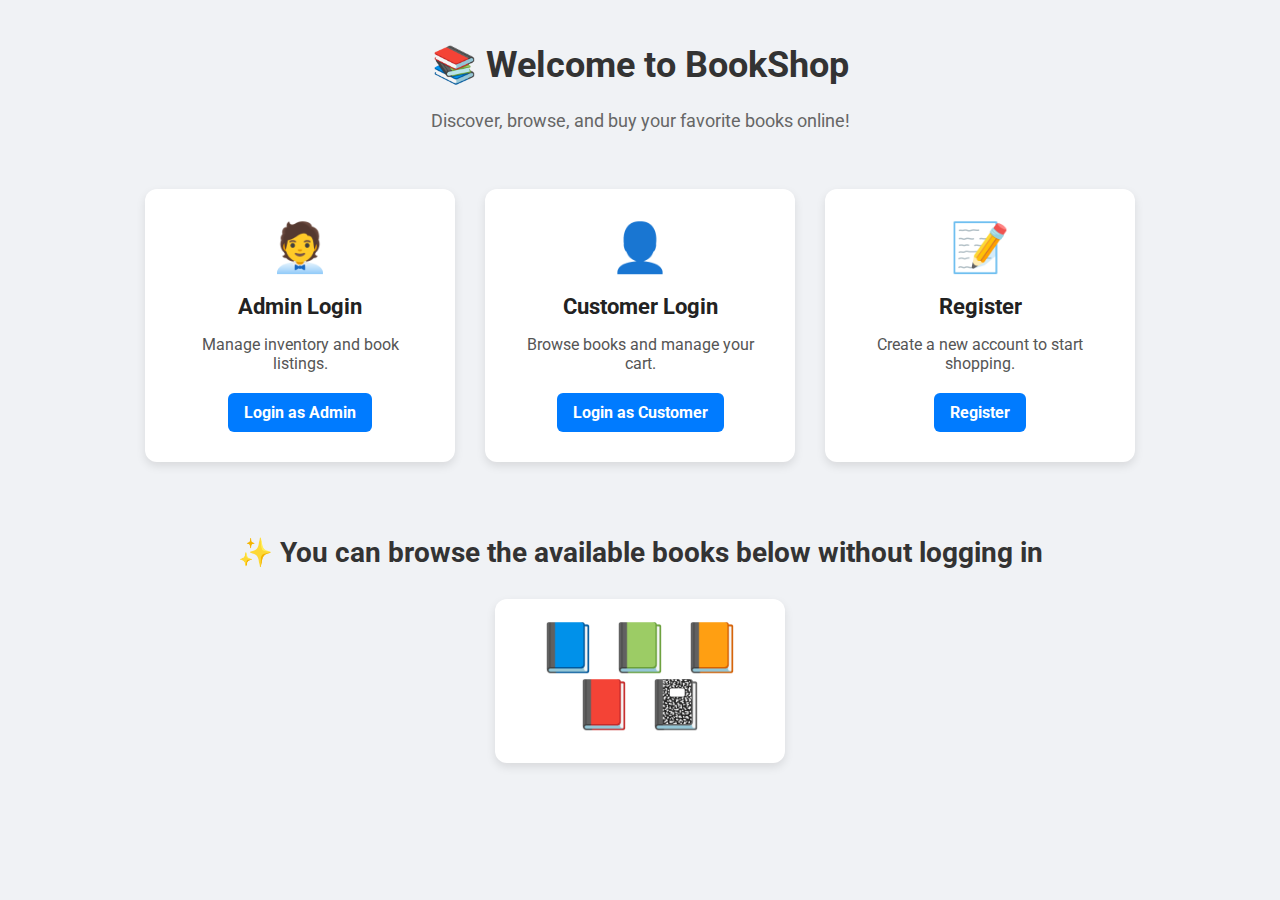
<file: src/main/resources/templates/index.html>
<!-- templates/index.html -->
<!DOCTYPE html>
<html xmlns:th="http://www.thymeleaf.org">
<head>
    <title>Welcome to BookShop</title>
    <link rel="stylesheet" th:href="@{/css/style.css}">
    <link href="https://fonts.googleapis.com/css2?family=Roboto&display=swap" rel="stylesheet">
    <style>
        body {
            font-family: 'Roboto', sans-serif;
            background-color: #f0f2f5;
            margin: 0;
            padding: 20px;
            display: flex;
            flex-direction: column;
            align-items: center;
        }

        .header {
            text-align: center;
            margin-bottom: 40px;
        }

        .header h1 {
            font-size: 36px;
            color: #333;
        }

        .header p {
            font-size: 18px;
            color: #666;
        }

        .card-container {
            display: flex;
            gap: 30px;
            flex-wrap: wrap;
            justify-content: center;
            margin-bottom: 50px;
        }

        .option-card {
            background-color: white;
            border-radius: 12px;
            box-shadow: 0 4px 10px rgba(0, 0, 0, 0.1);
            padding: 30px;
            width: 250px;
            text-align: center;
            transition: transform 0.2s;
        }

        .option-card:hover {
            transform: translateY(-5px);
        }

        .icon {
            font-size: 48px;
            margin-bottom: 15px;
        }

        .option-card h2 {
            font-size: 22px;
            color: #222;
            margin-bottom: 10px;
        }

        .option-card p {
            font-size: 16px;
            color: #555;
            margin-bottom: 20px;
        }

        .option-card a {
            text-decoration: none;
            padding: 10px 16px;
            background-color: #007bff;
            color: white;
            border-radius: 6px;
            font-weight: bold;
            transition: background-color 0.3s;
            display: inline-block;
        }

        .option-card a:hover {
            background-color: #0056b3;
        }

        .featured-title {
            font-size: 28px;
            color: #333;
            margin-bottom: 20px;
        }

        .book-container {
            display: flex;
            flex-wrap: wrap;
            justify-content: center;
            gap: 20px;
            margin-top: 10px;
        }

        .book-card {
            background-color: white;
            border-radius: 12px;
            box-shadow: 0 4px 10px rgba(0, 0, 0, 0.1);
            padding: 20px;
            width: 250px;
            text-align: center;
            transition: transform 0.2s;
        }

        .book-card:hover {
            transform: translateY(-5px);
        }

        .book-icon {
            font-size: 48px;
            margin-bottom: 10px;
        }

        .book-title {
            font-size: 20px;
            color: #222;
        }

        .book-author, .book-price {
            font-size: 16px;
            color: #666;
        }
    </style>
</head>
<body>

<div class="header">
    <h1>📚 Welcome to BookShop</h1>
    <p>Discover, browse, and buy your favorite books online!</p>
</div>

<div class="card-container">
    <div class="option-card">
        <div class="icon">🧑‍💼</div>
        <h2>Admin Login</h2>
        <p>Manage inventory and book listings.</p>
        <a th:href="@{login}">Login as Admin</a>
    </div>

    <div class="option-card">
        <div class="icon">👤</div>
        <h2>Customer Login</h2>
        <p>Browse books and manage your cart.</p>
        <a th:href="@{login}">Login as Customer</a>
    </div>

    <div class="option-card">
        <div class="icon">📝</div>
        <h2>Register</h2>
        <p>Create a new account to start shopping.</p>
        <a th:href="@{/register}">Register</a>
    </div>
</div>

<!-- Featured Books Section -->
<h2 class="featured-title">✨ You can browse the available books below without logging in</h2>
<div class="book-container">
    <div th:each="book, iterStat : ${books}" class="book-card">
        <div class="book-icon" th:switch="${iterStat.index % 5}">
            <span th:case="0">📘</span>
            <span th:case="1">📗</span>
            <span th:case="2">📙</span>
            <span th:case="3">📕</span>
            <span th:case="*">📓</span>
        </div>
        <div class="book-title" th:text="${book.title}"></div>
        <div class="book-author" th:text="'Author: ' + ${book.author}"></div>
        <div class="book-price" th:text="'Price: $' + ${book.price}"></div>
    </div>
</div>

</body>
</html>
</file>
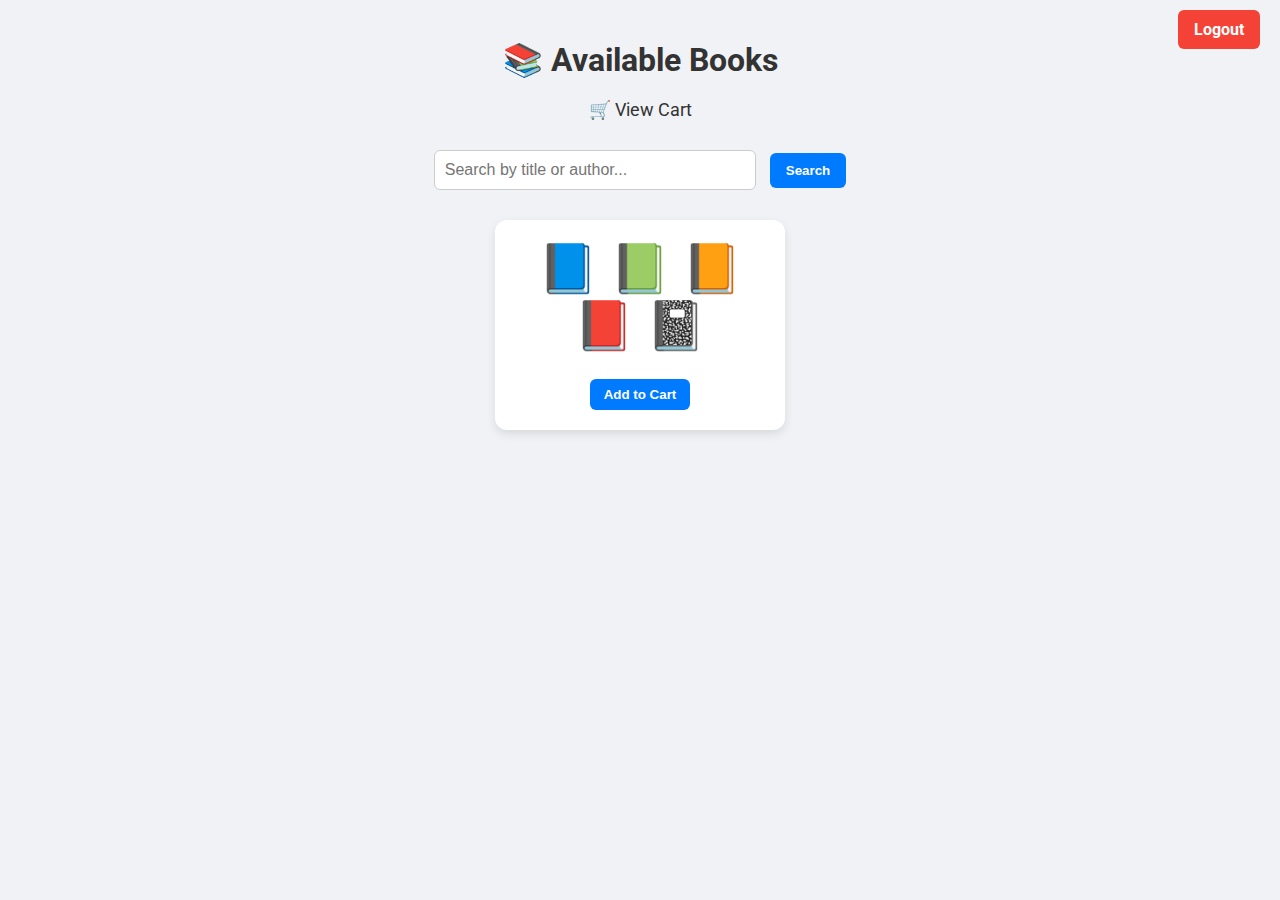
<file: src/main/resources/templates/books.html>
<!-- templates/books.html -->
<!DOCTYPE html>
<html xmlns:th="http://www.thymeleaf.org"
      xmlns:sec="https://www.thymeleaf.org/extras/spring-security">
<head>
    <title>Books</title>
    <link rel="stylesheet" th:href="@{/css/style.css}">
    <link href="https://fonts.googleapis.com/css2?family=Roboto&display=swap" rel="stylesheet">
    <style>
        body {
            font-family: 'Roboto', sans-serif;
            margin: 0;
            background-color: #f0f2f5;
            padding: 20px;
        }

        .top-right {
            position: absolute;
            top: 20px;
            right: 20px;
        }

        a.logout-button {
            text-decoration: none;
            padding: 10px 16px;
            background-color: #f44336;
            color: white;
            border-radius: 6px;
            font-weight: bold;
            transition: background-color 0.3s;
        }

        a.logout-button:hover {
            background-color: #d32f2f;
        }

        h1 {
            text-align: center;
            color: #333;
            margin-bottom: 20px;
        }

        .cart-link {
            display: block;
            text-align: center;
            margin-bottom: 30px;
            font-size: 18px;
            color: #333;
            text-decoration: none;
        }

        .cart-link:hover {
            color: #007bff;
        }

        .search-form {
            text-align: center;
            margin-bottom: 30px;
        }

        .search-form input[type="text"] {
            width: 300px;
            padding: 10px;
            border-radius: 6px;
            border: 1px solid #ccc;
            font-size: 16px;
        }

        .search-form button {
            padding: 10px 16px;
            margin-left: 10px;
            background-color: #007bff;
            color: white;
            border: none;
            border-radius: 6px;
            font-weight: bold;
            cursor: pointer;
        }

        .search-form button:hover {
            background-color: #0056b3;
        }

        .book-container {
            display: flex;
            flex-wrap: wrap;
            justify-content: center;
            gap: 20px;
        }

        .book-card {
            background-color: white;
            border-radius: 12px;
            box-shadow: 0 4px 10px rgba(0, 0, 0, 0.1);
            padding: 20px;
            width: 250px;
            text-align: center;
            transition: transform 0.2s;
        }

        .book-card:hover {
            transform: translateY(-5px);
        }

        .book-icon {
            font-size: 48px;
            margin-bottom: 10px;
        }

        .book-title {
            font-size: 20px;
            color: #222;
        }

        .book-author, .book-price {
            font-size: 16px;
            color: #666;
        }

        .book-card button {
            margin-top: 15px;
            padding: 8px 14px;
            background-color: #007bff;
            color: white;
            border: none;
            border-radius: 6px;
            cursor: pointer;
            font-weight: bold;
        }

        .book-card button:hover {
            background-color: #0056b3;
        }
    </style>
</head>
<body>
<div class="top-right">
    <a href="/logout" class="logout-button">Logout</a>
</div>

<h1>📚 Available Books</h1>

<sec:authorize access="isAuthenticated()">
    <a class="cart-link" th:href="@{/cart/view}">🛒 View Cart</a>
</sec:authorize>

<div class="search-form">
    <form th:action="@{/books}" method="get">
        <input type="text" name="keyword" placeholder="Search by title or author..." th:value="${param.keyword}">
        <button type="submit">Search</button>
    </form>
</div>

<div class="book-container">
    <div th:each="book, iterStat : ${books}" class="book-card">
        <div class="book-icon" th:switch="${iterStat.index % 5}">
            <span th:case="0">📘</span>
            <span th:case="1">📗</span>
            <span th:case="2">📙</span>
            <span th:case="3">📕</span>
            <span th:case="*">📓</span>
        </div>

        <div class="book-title" th:text="${book.title}"></div>
        <div class="book-author" th:text="'Author: ' + ${book.author}"></div>
        <div class="book-price" th:text="'Price: $' + ${book.price}"></div>

        <form th:action="@{'/cart/add/' + ${book.id}}" method="post">
            <button type="submit">Add to Cart</button>
        </form>
    </div>
</div>
</body>
</html>
</file>
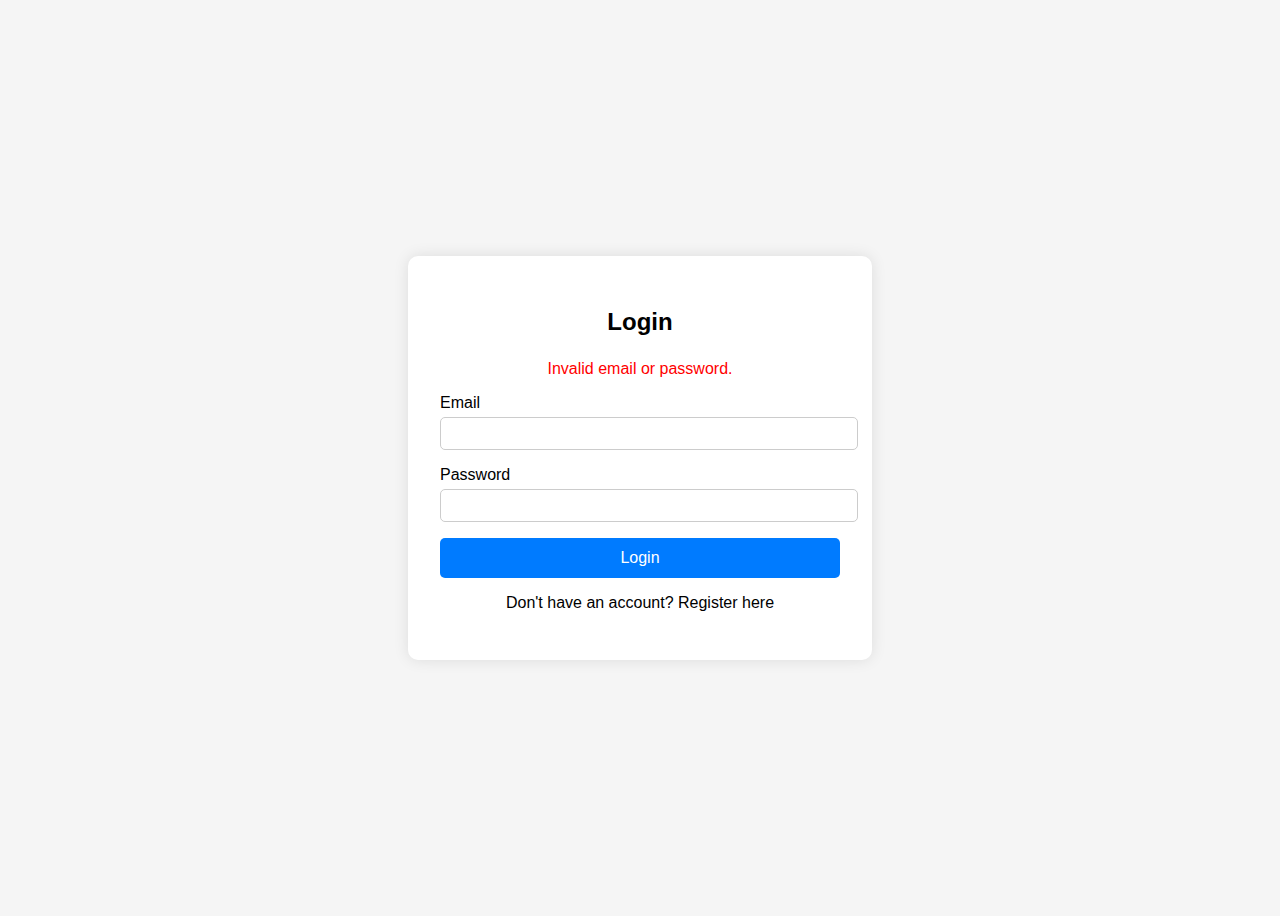
<file: src/main/resources/templates/login.html>
<!DOCTYPE html>
<html xmlns:th="http://www.thymeleaf.org">
<head>
    <meta charset="UTF-8">
    <title>Login - BookShop</title>
    <link rel="stylesheet" th:href="@{/css/style.css}" />
    <style>
        body {
            font-family: Arial, sans-serif;
            background-color: #f5f5f5;
            display: flex;
            justify-content: center;
            align-items: center;
            height: 100vh;
        }
        .login-container {
            background: white;
            padding: 2rem;
            border-radius: 10px;
            box-shadow: 0 0 15px rgba(0,0,0,0.1);
            width: 100%;
            max-width: 400px;
        }
        .login-container h2 {
            text-align: center;
            margin-bottom: 1.5rem;
        }
        .form-group {
            margin-bottom: 1rem;
        }
        .form-group label {
            display: block;
            margin-bottom: 0.3rem;
        }
        .form-group input {
            width: 100%;
            padding: 0.5rem;
            border-radius: 5px;
            border: 1px solid #ccc;
        }
        .error-message {
            color: red;
            text-align: center;
            margin-bottom: 1rem;
        }
        button {
            width: 100%;
            padding: 0.7rem;
            background-color: #007bff;
            border: none;
            color: white;
            font-size: 1rem;
            border-radius: 5px;
            cursor: pointer;
        }
        button:hover {
            background-color: #0056b3;
        }
        .register-link {
            margin-top: 1rem;
            text-align: center;
        }
    </style>
</head>
<body>
<div class="login-container">
    <h2>Login</h2>

    <div th:if="${param.error}" class="error-message">
        Invalid email or password.
    </div>

    <form th:action="@{/login}" method="post">
        <div class="form-group">
            <label for="email">Email</label>
            <input type="text" id="email" name="email" required>
        </div>

        <div class="form-group">
            <label for="password">Password</label>
            <input type="password" id="password" name="password" required>
        </div>

        <button type="submit">Login</button>
    </form>

    <div class="register-link">
        <p>Don't have an account? <a th:href="@{/register}">Register here</a></p>
    </div>
</div>
</body>
</html>
</file>
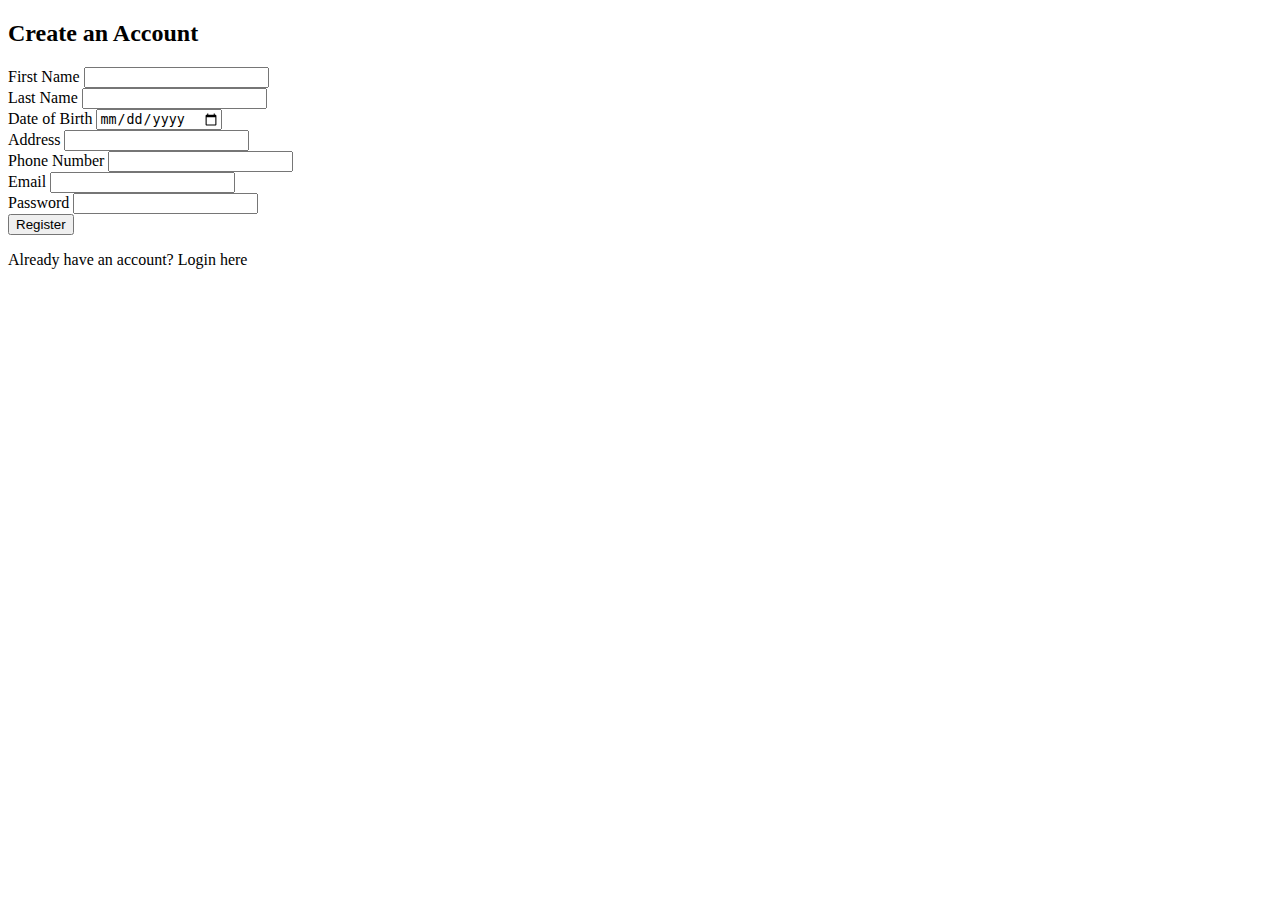
<file: src/main/resources/templates/register.html>
<!DOCTYPE html>
<html xmlns:th="http://www.thymeleaf.org">
<head>
    <meta charset="UTF-8" />
    <title>User Registration</title>
    <link rel="stylesheet" th:href="@{/css/style.css}" />
</head>
<body>

<div class="container">
    <div class="card registration-card">
        <h2 class="card-title">Create an Account</h2>

        <form th:action="@{/register}" th:object="${user}" method="post" class="form">

            <div class="form-group">
                <label for="firstName">First Name</label>
                <input type="text" id="firstName" th:field="*{firstName}" required />
            </div>

            <div class="form-group">
                <label for="lastName">Last Name</label>
                <input type="text" id="lastName" th:field="*{lastName}" required />
            </div>

            <div class="form-group">
                <label for="dob">Date of Birth</label>
                <input type="date" id="dob" th:field="*{dob}" required />
            </div>

            <div class="form-group">
                <label for="address">Address</label>
                <input type="text" id="address" th:field="*{address}" required />
            </div>

            <div class="form-group">
                <label for="phone">Phone Number</label>
                <input type="text" id="phone" th:field="*{phone}" required />
            </div>

            <div class="form-group">
                <label for="email">Email</label>
                <input type="email" id="email" th:field="*{email}" required />
            </div>

            <div class="form-group">
                <label for="password">Password</label>
                <input type="password" id="password" th:field="*{password}" required />
            </div>

            <div class="form-group">
                <button type="submit" class="btn">Register</button>
            </div>

            <div th:if="${error}" class="error-message">
                <p th:text="${error}"></p>
            </div>
        </form>

        <p class="alt-link">
            Already have an account? <a th:href="@{/login}">Login here</a>
        </p>
    </div>
</div>

</body>
</html>
</file>
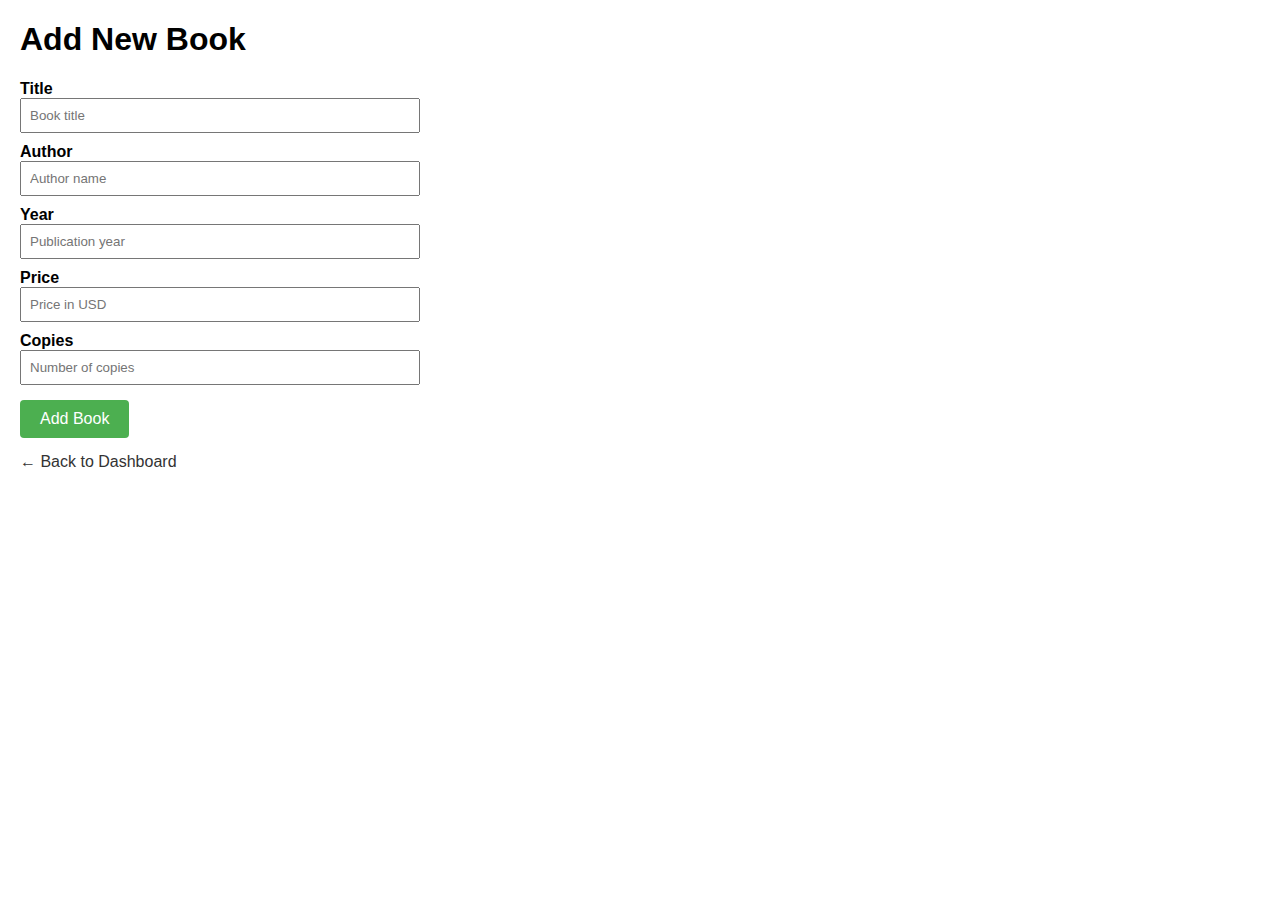
<file: src/main/resources/templates/admin/add-book.html>
<!DOCTYPE html>
<html xmlns:th="http://www.thymeleaf.org">
<head>
    <title>Add New Book - Admin</title>
    <meta charset="UTF-8"/>
    <style>
        body { font-family: Arial, sans-serif; margin: 20px; }
        form { max-width: 400px; }
        label { display: block; margin-top: 10px; font-weight: bold; }
        input[type="text"], input[type="number"] {
            width: 100%;
            padding: 8px;
            box-sizing: border-box;
        }
        button {
            margin-top: 15px;
            padding: 10px 20px;
            background-color: #4CAF50;
            border: none;
            color: white;
            font-size: 16px;
            cursor: pointer;
            border-radius: 4px;
        }
        button:hover {
            opacity: 0.9;
        }
        a {
            display: inline-block;
            margin-top: 15px;
            text-decoration: none;
            color: #333;
        }
    </style>
</head>
<body>

<h1>Add New Book</h1>

<form th:action="@{/admin/add-book}" th:object="${book}" method="post">
    <label for="title">Title</label>
    <input type="text" id="title" th:field="*{title}" placeholder="Book title" required />

    <label for="author">Author</label>
    <input type="text" id="author" th:field="*{author}" placeholder="Author name" required />

    <label for="year">Year</label>
    <input type="number" id="year" th:field="*{year}" placeholder="Publication year" required />

    <label for="price">Price</label>
    <input type="number" id="price" th:field="*{price}" step="0.01" placeholder="Price in USD" required />

    <label for="copies">Copies</label>
    <input type="number" id="copies" th:field="*{copies}" placeholder="Number of copies" required />

    <button type="submit">Add Book</button>
</form>

<a href="/admin/dashboard">← Back to Dashboard</a>

</body>
</html>
</file>
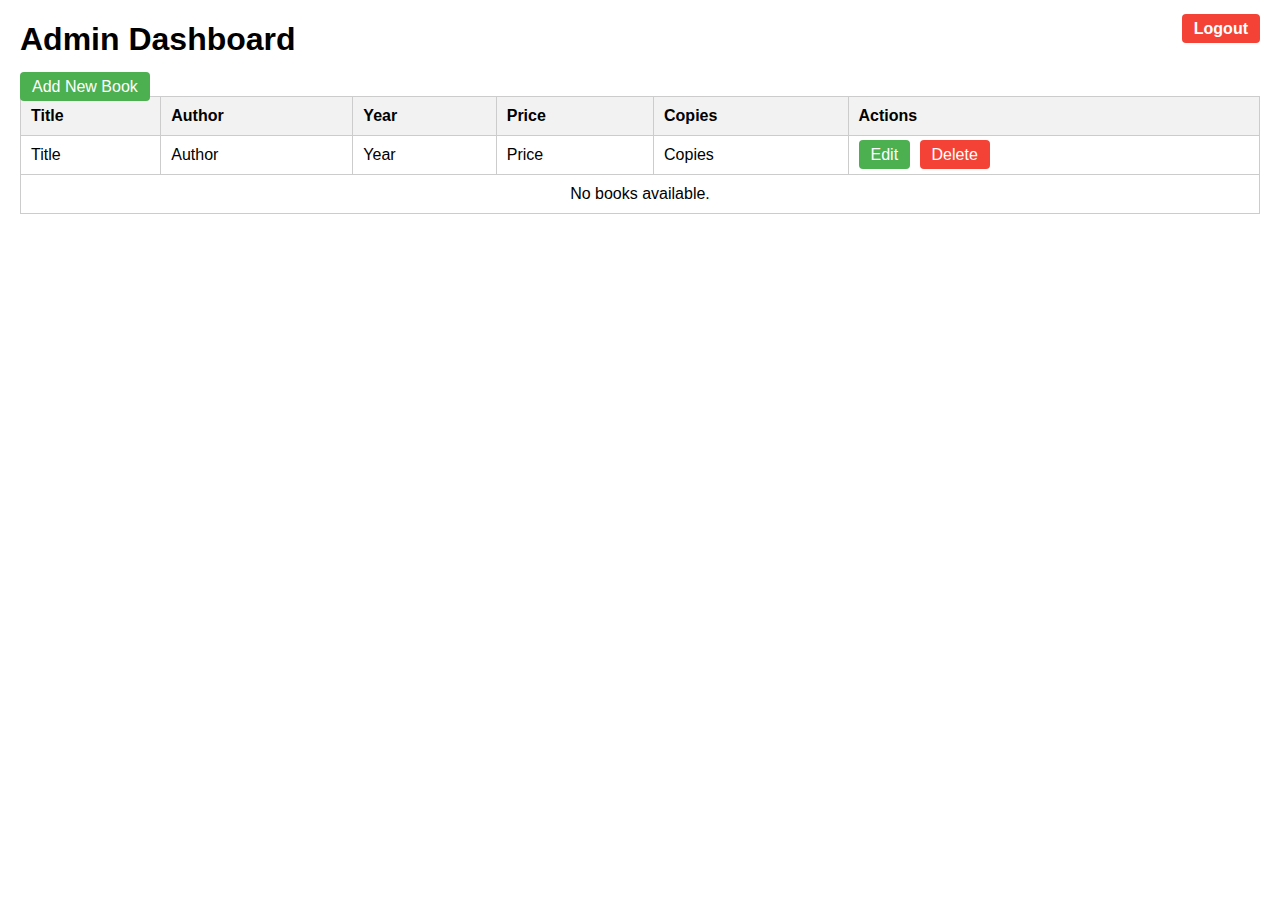
<file: src/main/resources/templates/admin/dashboard.html>
<!DOCTYPE html>
<html xmlns:th="http://www.thymeleaf.org">
<head>
    <title>Admin Dashboard - BookShop</title>
    <meta charset="UTF-8"/>
    <style>
        body { font-family: Arial, sans-serif; margin: 20px; }
        h1 { margin-bottom: 20px; }
        table { border-collapse: collapse; width: 100%; }
        th, td { border: 1px solid #ccc; padding: 10px; text-align: left; }
        th { background-color: #f2f2f2; }
        a.button {
            text-decoration: none;
            padding: 6px 12px;
            margin-right: 5px;
            background-color: #4CAF50;
            color: white;
            border-radius: 4px;
        }
        a.button.delete {
            background-color: #f44336;
        }
        a.button:hover {
            opacity: 0.8;
        }
        .top-right {
            position: absolute;
            top: 20px;
            right: 20px;
        }
        a.logout-button {
            text-decoration: none;
            padding: 6px 12px;
            background-color: #f44336;
            color: white;
            border-radius: 4px;
            font-weight: bold;
        }
        a.logout-button:hover {
            opacity: 0.8;
        }
    </style>
</head>
<body>
<div class="top-right">
    <a href="/logout" class="logout-button">Logout</a>
</div>
<h1>Admin Dashboard</h1>

<!-- Link to Add new book -->
<a href="/admin/add-book" class="button">Add New Book</a>

<table>
    <thead>
    <tr>
        <th>Title</th>
        <th>Author</th>
        <th>Year</th>
        <th>Price</th>
        <th>Copies</th>
        <th>Actions</th>
    </tr>
    </thead>
    <tbody>
    <tr th:each="book : ${books}">
        <td th:text="${book.title}">Title</td>
        <td th:text="${book.author}">Author</td>
        <td th:text="${book.year}">Year</td>
        <td th:text="${book.price}">Price</td>
        <td th:text="${book.copies}">Copies</td>
        <td>
            <a th:href="@{/admin/edit-book/{id}(id=${book.id})}" class="button">Edit</a>
            <a th:href="@{/admin/delete-book/{id}(id=${book.id})}" class="button delete"
               onclick="return confirm('Are you sure you want to delete this book?');">Delete</a>
        </td>
    </tr>
    <tr th:if="${#lists.isEmpty(books)}">
        <td colspan="6" style="text-align:center;">No books available.</td>
    </tr>
    </tbody>
</table>

</body>
</html>
</file>
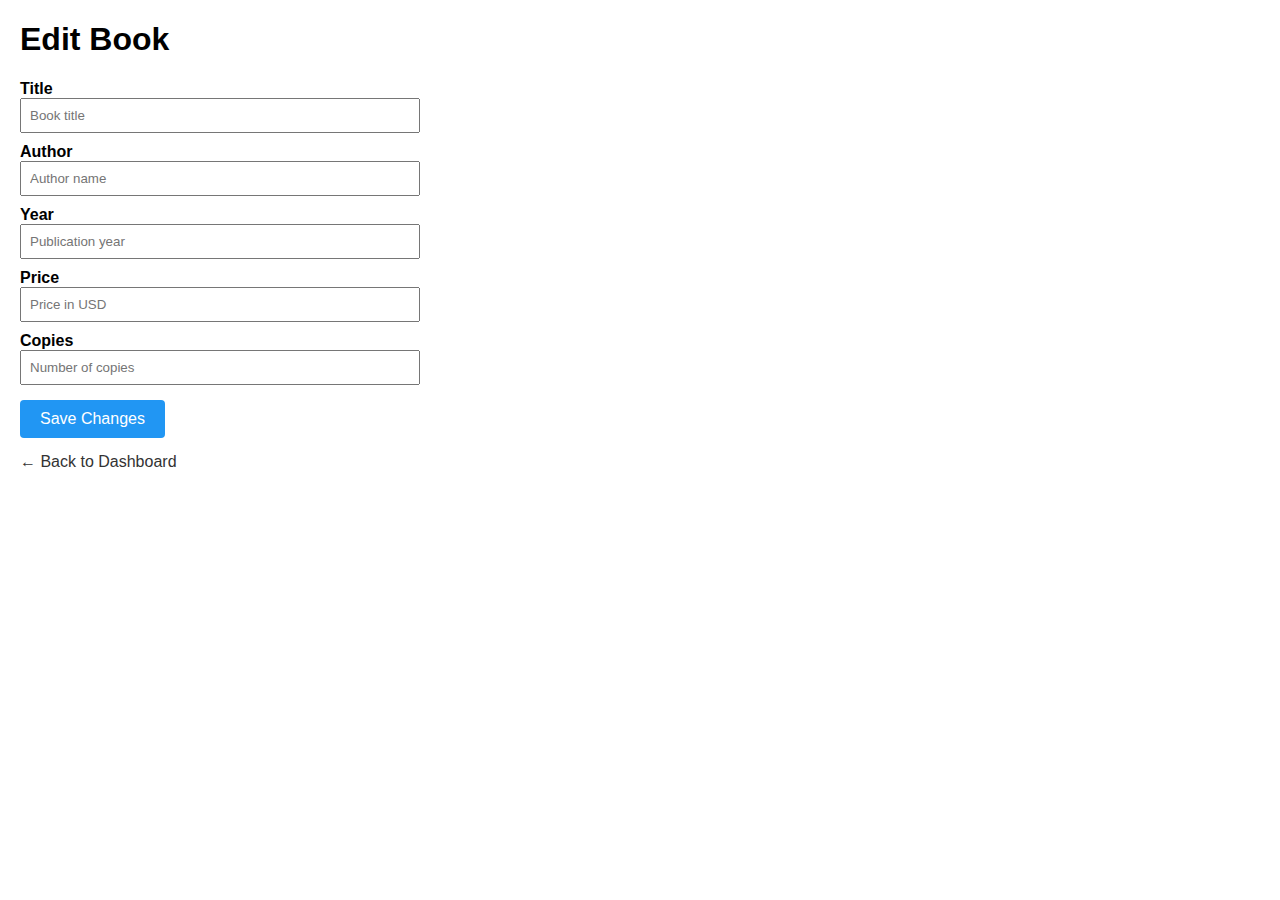
<file: src/main/resources/templates/admin/edit-book.html>
<!DOCTYPE html>
<html xmlns:th="http://www.thymeleaf.org">
<head>
    <title>Edit Book - Admin</title>
    <meta charset="UTF-8"/>
    <style>
        body { font-family: Arial, sans-serif; margin: 20px; }
        form { max-width: 400px; }
        label { display: block; margin-top: 10px; font-weight: bold; }
        input[type="text"], input[type="number"] {
            width: 100%;
            padding: 8px;
            box-sizing: border-box;
        }
        button {
            margin-top: 15px;
            padding: 10px 20px;
            background-color: #2196F3;
            border: none;
            color: white;
            font-size: 16px;
            cursor: pointer;
            border-radius: 4px;
        }
        button:hover {
            opacity: 0.9;
        }
        a {
            display: inline-block;
            margin-top: 15px;
            text-decoration: none;
            color: #333;
        }
    </style>
</head>
<body>

<h1>Edit Book</h1>

<form th:action="@{/admin/edit-book}" th:object="${book}" method="post">
    <!-- Hidden input for the book ID -->
    <input type="hidden" th:field="*{id}" />

    <label for="title">Title</label>
    <input type="text" id="title" th:field="*{title}" placeholder="Book title" required />

    <label for="author">Author</label>
    <input type="text" id="author" th:field="*{author}" placeholder="Author name" required />

    <label for="year">Year</label>
    <input type="number" id="year" th:field="*{year}" placeholder="Publication year" required />

    <label for="price">Price</label>
    <input type="number" id="price" th:field="*{price}" step="0.01" placeholder="Price in USD" required />

    <label for="copies">Copies</label>
    <input type="number" id="copies" th:field="*{copies}" placeholder="Number of copies" required />

    <button type="submit">Save Changes</button>
</form>

<a href="/admin/dashboard">← Back to Dashboard</a>

</body>
</html>
</file>
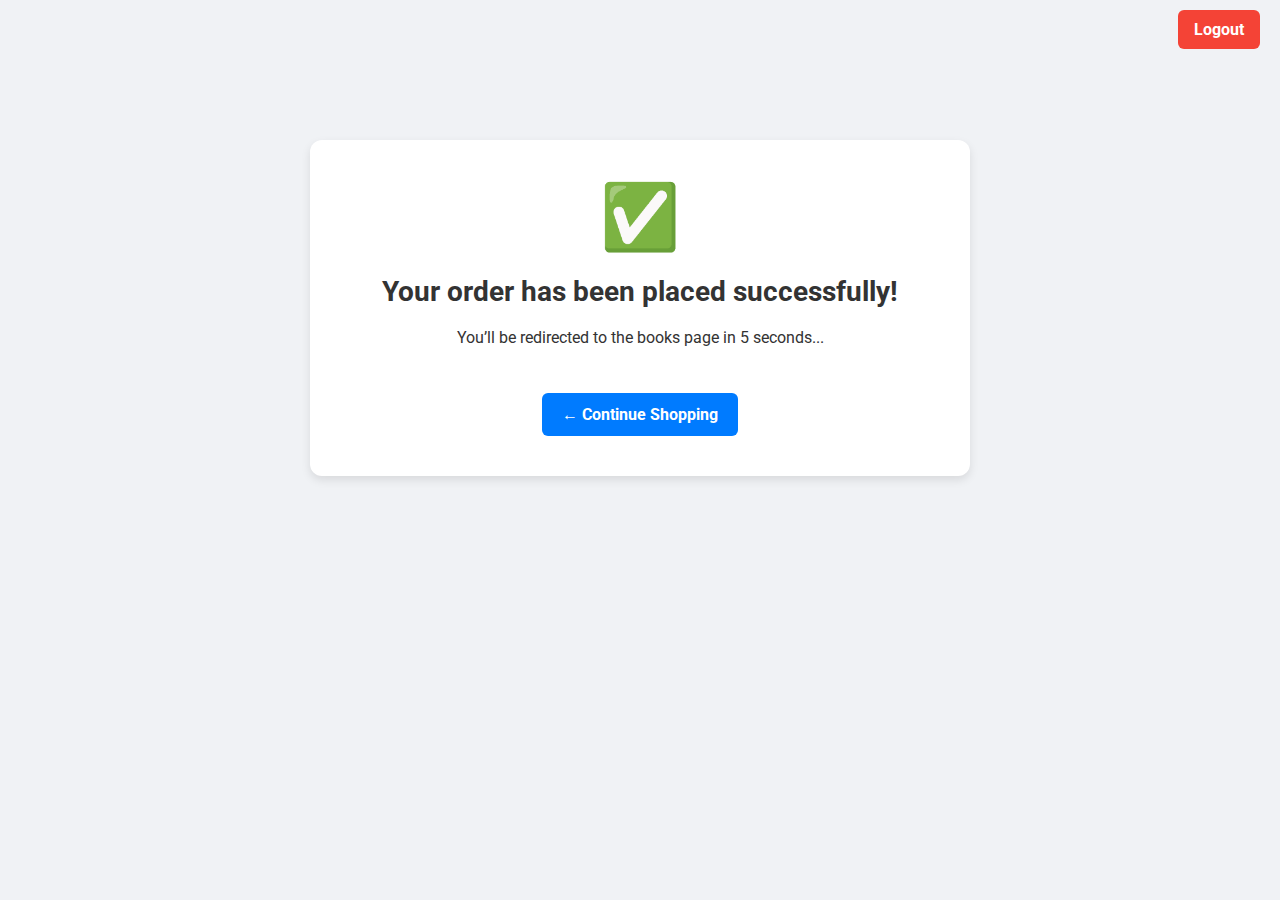
<file: src/main/resources/templates/cart/confirmation.html>
<!-- templates/cart/confirmation.html -->
<!DOCTYPE html>
<html xmlns:th="http://www.thymeleaf.org">
<head>
    <title>Order Confirmation</title>
    <link rel="stylesheet" th:href="@{/css/style.css}">
    <link href="https://fonts.googleapis.com/css2?family=Roboto&display=swap" rel="stylesheet">
    <meta http-equiv="refresh" content="5;url=/books" />
    <style>
        body {
            font-family: 'Roboto', sans-serif;
            margin: 0;
            padding: 40px;
            background-color: #f0f2f5;
            text-align: center;
            color: #333;
        }

        .top-right {
            position: absolute;
            top: 20px;
            right: 20px;
        }

        a.logout-button {
            text-decoration: none;
            padding: 10px 16px;
            background-color: #f44336;
            color: white;
            border-radius: 6px;
            font-weight: bold;
            transition: background-color 0.3s;
        }

        a.logout-button:hover {
            background-color: #d32f2f;
        }

        .confirmation-container {
            max-width: 600px;
            margin: 100px auto 0;
            background-color: white;
            border-radius: 12px;
            box-shadow: 0 4px 10px rgba(0, 0, 0, 0.1);
            padding: 40px 30px;
        }

        .confirmation-icon {
            font-size: 64px;
            color: #28a745;
            margin-bottom: 20px;
        }

        h1 {
            font-size: 28px;
            margin-bottom: 20px;
        }

        .shop-more {
            display: inline-block;
            margin-top: 30px;
            padding: 12px 20px;
            background-color: #007bff;
            color: white;
            text-decoration: none;
            font-weight: bold;
            border-radius: 6px;
            transition: background-color 0.3s;
        }

        .shop-more:hover {
            background-color: #0056b3;
        }
    </style>
</head>
<body>
<div class="top-right">
    <a href="/logout" class="logout-button">Logout</a>
</div>

<div class="confirmation-container">
    <div class="confirmation-icon">✅</div>
    <h1 th:text="${message}">Your order has been placed successfully!</h1>
    <p>You’ll be redirected to the books page in 5 seconds...</p>
    <a class="shop-more" th:href="@{/books}">← Continue Shopping</a>
</div>

</body>
</html>
</file>
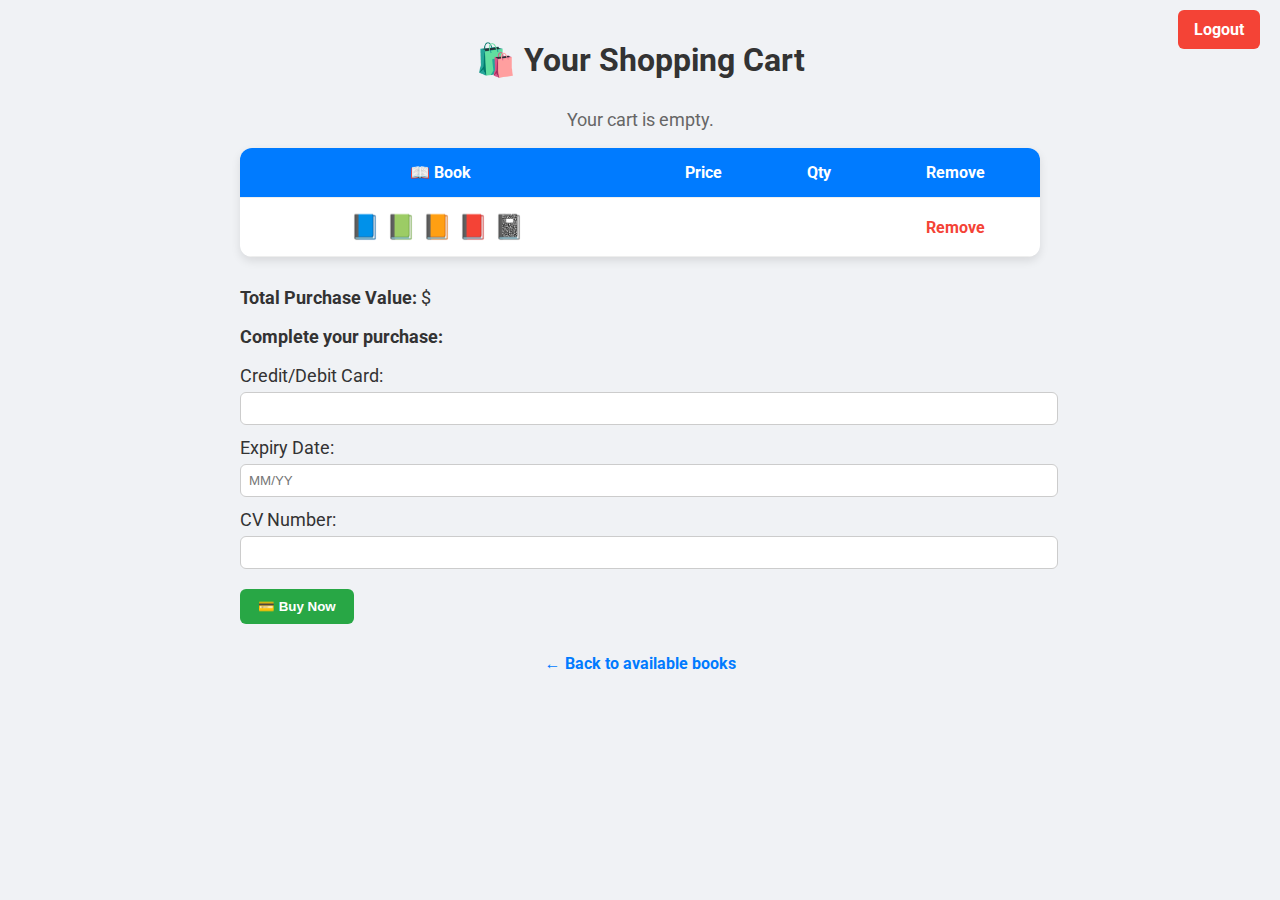
<file: src/main/resources/templates/cart/view.html>
<!-- templates/cart/view.html -->
<!DOCTYPE html>
<html xmlns:th="http://www.thymeleaf.org">
<head>
    <title>Your Cart</title>
    <link rel="stylesheet" th:href="@{/css/style.css}">
    <link href="https://fonts.googleapis.com/css2?family=Roboto&display=swap" rel="stylesheet">
    <style>
        body {
            font-family: 'Roboto', sans-serif;
            margin: 0;
            padding: 20px;
            background-color: #f0f2f5;
        }

        .top-right {
            position: absolute;
            top: 20px;
            right: 20px;
        }

        a.logout-button {
            text-decoration: none;
            padding: 10px 16px;
            background-color: #f44336;
            color: white;
            border-radius: 6px;
            font-weight: bold;
            transition: background-color 0.3s;
        }

        a.logout-button:hover {
            background-color: #d32f2f;
        }

        h1 {
            text-align: center;
            color: #333;
            margin-bottom: 30px;
        }

        .empty-cart {
            text-align: center;
            font-size: 18px;
            color: #666;
        }

        table {
            width: 100%;
            max-width: 800px;
            margin: 0 auto 30px;
            border-collapse: collapse;
            background-color: white;
            box-shadow: 0 4px 10px rgba(0, 0, 0, 0.1);
            border-radius: 12px;
            overflow: hidden;
        }

        th, td {
            padding: 15px;
            text-align: center;
            border-bottom: 1px solid #eee;
        }

        th {
            background-color: #007bff;
            color: white;
        }

        td:last-child a {
            color: #f44336;
            font-weight: bold;
            text-decoration: none;
        }

        td:last-child a:hover {
            text-decoration: underline;
        }

        .book-icon {
            font-size: 24px;
            margin-right: 6px;
        }

        .total-section, .checkout-section {
            max-width: 800px;
            margin: 0 auto;
            font-size: 18px;
            color: #333;
        }

        .checkout-section label {
            display: block;
            margin-top: 12px;
        }

        .checkout-section input {
            width: 100%;
            padding: 8px;
            margin-top: 6px;
            border: 1px solid #ccc;
            border-radius: 6px;
        }

        .checkout-section button {
            margin-top: 20px;
            padding: 10px 18px;
            background-color: #28a745;
            color: white;
            border: none;
            border-radius: 6px;
            font-weight: bold;
            cursor: pointer;
        }

        .checkout-section button:hover {
            background-color: #218838;
        }

        .back-link {
            text-align: center;
            margin-top: 30px;
        }

        .back-link a {
            text-decoration: none;
            color: #007bff;
            font-weight: bold;
        }

        .back-link a:hover {
            text-decoration: underline;
        }
    </style>
</head>
<body>
<div class="top-right">
    <a href="/logout" class="logout-button">Logout</a>
</div>

<h1>🛍️ Your Shopping Cart</h1>

<div class="empty-cart" th:if="${cartItems.size() == 0}">
    <p>Your cart is empty.</p>
</div>

<table th:if="${cartItems.size() > 0}">
    <thead>
    <tr>
        <th>📖 Book</th>
        <th>Price</th>
        <th>Qty</th>
        <th>Remove</th>
    </tr>
    </thead>
    <tbody>
    <tr th:each="item, iterStat : ${cartItems}">
        <td>
            <span class="book-icon" th:switch="${iterStat.index % 5}">
                <span th:case="0">📘</span>
                <span th:case="1">📗</span>
                <span th:case="2">📙</span>
                <span th:case="3">📕</span>
                <span th:case="*">📓</span>
            </span>
            <span th:text="${item.book.title}"></span>
        </td>
        <td th:text="'$' + ${item.book.price}"></td>
        <td th:text="${item.quantity}"></td>
        <td>
            <a th:href="@{'/cart/remove/' + ${item.book.id}}">Remove</a>
        </td>
    </tr>
    </tbody>
</table>

<div class="total-section" th:if="${cartItems.size() > 0}">
    <p><strong>Total Purchase Value:</strong> $<span th:text="${total}"></span></p>
</div>

<div class="checkout-section" th:if="${cartItems.size() > 0}">
    <p><strong>Complete your purchase:</strong></p>
    <form th:action="@{/cart/checkout}" method="post">
        <label>Credit/Debit Card:</label>
        <input type="number" name="creditCard" required />

        <label for="expiry">Expiry Date:</label>
        <input type="text" id="expiry" name="expiry" placeholder="MM/YY" pattern="(0[1-9]|1[0-2])\/\d{2}" required>

        <label>CV Number:</label>
        <input type="number" name="CVnumber" required />

        <button type="submit">💳 Buy Now</button>
    </form>
</div>

<div class="back-link">
    <a th:href="@{/books}">← Back to available books</a>
</div>

</body>
</html>
</file>
